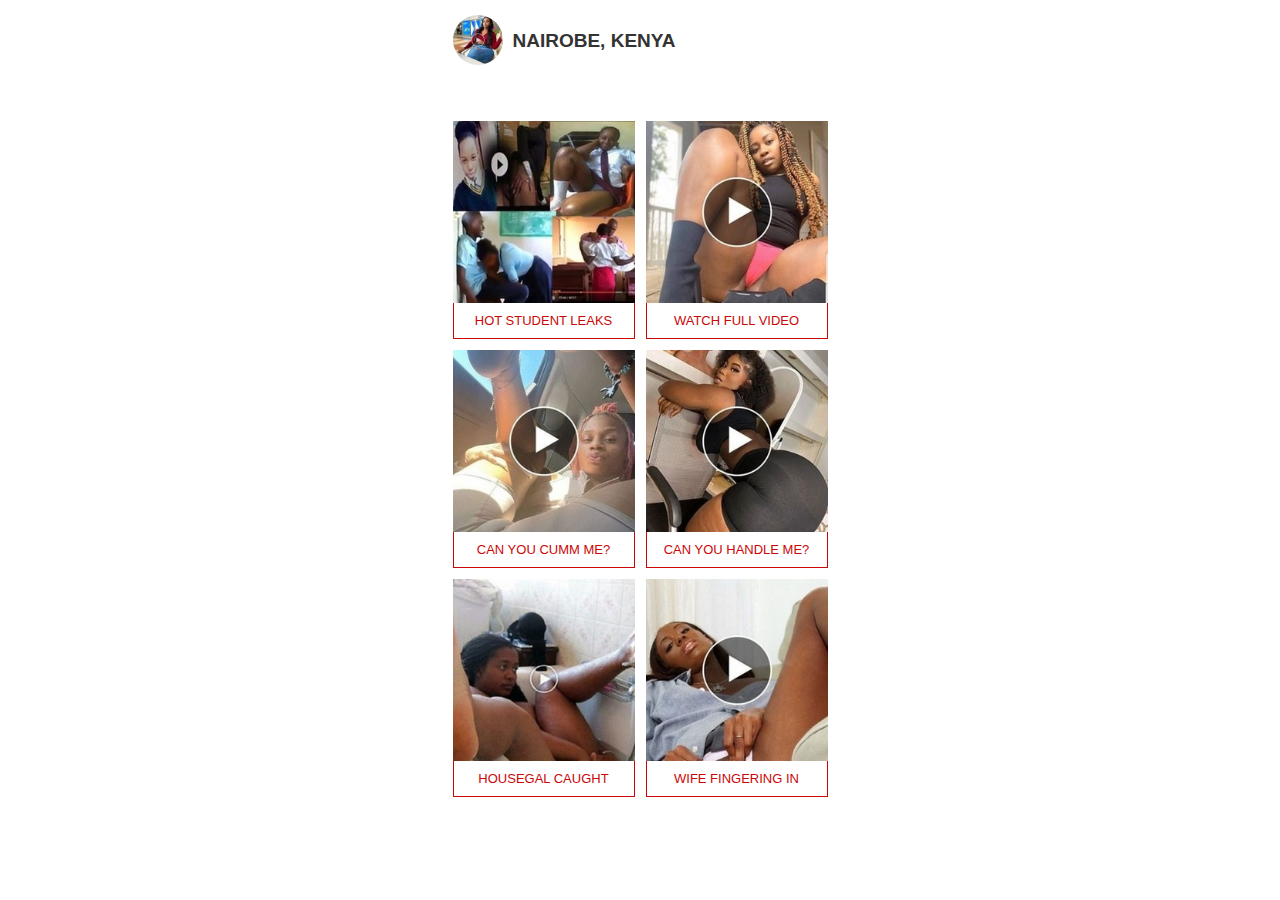
<file: kubusha1/index.html>
<!DOCTYPE html><html lang="en-US" xmlns="http://www.w3.org/1999/html" class="solid-bg"><head>
        <title>NAIROBE, KENYA: Top Instagram Bio Links - Smart.bio</title>
    <meta charset="utf-8">
            <meta name="description" content="Check out the links that NAIROBE, KENYA has shared with the world from their Instagram profile with Smart.Bio.">
        <meta name="viewport" content="width=device-width, initial-scale=1">
        <style>
        :root {
            --link-in-bio-color: #ca0707;
        }

        html {
            height: 100%;
        }

        body {
            height: 100%;
            margin: 0;
            padding: 5px;
            box-sizing: border-box;
        }

        .link-in-bio-grid {
            max-width: 375px;
            margin: auto;
            padding: 10px;
        }
        .link-in-bio-header {
            display: grid;
            grid-template-columns: 50px auto;
            grid-gap: 10px;
        }
        .instagram-profile-picture {
            border-radius: 50%;
            width: 50px;
            height: 50px;
        }
        .link-in-bio-page-name {
            height: 23px;
            color: #333333;
            font-family: Helvetica Neue, Arial, sans-serif;
            font-size: 19px;
            font-weight: bold;
            line-height: 24px;
            align-self: center;
            text-overflow: ellipsis;
            text-align: left;
            overflow: hidden;
            white-space: nowrap;
        }
        .link-in-bio-tw-logo {
            height: 14px;
            justify-self: center;
            align-self: center;
            margin-bottom: 3px;
            margin-left: 3px;
        }
        .link-in-bio-footer {
            position: fixed;
            right: 0;
            bottom: 0;
            left: 0;
            background: #e1e1e1;
            box-sizing: border-box;
            vertical-align: middle;
            display: flex;
            justify-content: center;
            align-items: center;
            flex-direction: row;
            font-family: "Helvetica Neue", Helvetica Neue, Arial, sans-serif;
            height: 32px;
            box-shadow: 0 -2px 4px 0 rgba(205,205,205,0.34);
            color: #808080;
            font-size: 9.6px;
            line-height: 15px;
            text-shadow: 0 2px 2px 0 rgba(0,0,0,0.5);
        }
        .in-preview .link-in-bio-footer {
            border-bottom-right-radius: 20px;
            border-bottom-left-radius: 20px;
        }
        .link-in-bio-footer a {
            color: #0793CA;
            margin-right: 5px;
        }
        .link-in-bio-footer a > strong{
            font-size: 120%;
        }
        .hidden {
            display: none;
        }
        #ref-link {
            display: flex;
        }
        #ref-link div {
            align-items: center;
            border-radius:25px;
            color:#ffffff;
            font-weight:700;
            font-size:15px;
            padding:12px 17px 12px 17px;
            display:flex;
            position:fixed;
            right:3%;
            bottom:3%;
            background: rgb(253,148,34);
            background: linear-gradient(45deg, rgba(253,148,34,1) 0%, rgba(246,93,57,1) 18%, rgba(226,66,83,1) 44%, rgba(219,64,104,1) 69%, rgba(212,63,138,1) 100%);
        }
        #ref-link div img {
            transform: rotate(-45deg);margin-right: 5px;
        }
        #ref-link div span {
            font-family: 'Open Sans', sans-serif
        }
    </style>

                    <style>
            .featured-links {
                display: flex;
                flex-direction: column;
                padding: 28px 0;
            }

            .btn-featured-link {
                color: var(--link-in-bio-color);
                background-color: var(--link-in-bio-color);
                border-radius: 4px;
                text-decoration: none;
                margin-bottom: 10px;
            }

            .btn-featured-link:hover, .btn-featured-link:focus, .btn-featured-link:active {
                filter: brightness(0.93);
            }

            .featured-link-text {
                align-items: center;
                color: #FFFFFF;
                display: flex;
                font-family: Helvetica Neue, Arial, sans-serif;
                font-size: 16px;
                justify-content: center;
                line-height: 20px;
                padding-bottom: 12px;
                padding-top: 12px;
                text-align: center;
                width: 100%;
            }

            .media-links-grid {
                display: grid;
                justify-content: center;
                grid-template-columns: 1fr 1fr;
                grid-auto-rows: auto;
                grid-gap: 11px;
                padding-bottom: 40px;
            }

            .media-links-grid .media-link-grid {
                cursor: pointer;
                display: grid;
                grid-template-columns: auto;
                grid-gap: 1px;
            }

            .media-links-grid img {
                width: 100%;
                height: auto;
                grid-gap: 0;
            }

            .img-media-link {
                background-size: cover;
                background-position: center;
                padding-top: 100%;
            }

            .btn-media-link {
                box-sizing: border-box;
                height: 36px;
                border: 1px solid var(--link-in-bio-color);
                border-radius: 4px;
                color: var(--link-in-bio-color);
                background-color: white;
                font-family: Helvetica Neue, Arial, sans-serif;
                font-size: 13px;
                font-weight: 500;
                line-height: 14px;
                text-align: center;
                width: 100%;
                text-decoration: none;
                display: grid;
                align-items: center;
                border-radius: 0;
                border-top: 0;
                margin-top: -1px;

                /* truncate the button text to prevent it from wrapping multiple lines */
                width: auto;
                white-space: nowrap;
                overflow: hidden;
                text-overflow: ellipsis;
                padding-left: 5px;
                padding-right: 5px;
            }

            .btn-media-link:hover, .btn-media-link:focus, .btn-media-link:active {
                color: var(--link-in-bio-color);
                background-color: #e6e6e6;
            }

        </style>
        <!-- Google Optimize Code -->
    <!-- anti-flicker snippet  -->
    <style>.async-hide { opacity: 0 !important} </style>
    <script>(function(a,s,y,n,c,h,i,d,e){s.className+=' '+y;h.start=1*new Date;
    h.end=i=function(){s.className=s.className.replace(RegExp(' ?'+y),'')};
    (a[n]=a[n]||[]).hide=h;setTimeout(function(){i();h.end=null},c);h.timeout=c;
    })(window,document.documentElement,'async-hide','dataLayer',4000,
    {'OPT-5JTT8Q6':true});</script>
    <script src="js/optimize.js"></script>
    <!-- End Google Optimize Code -->
</head>
<body>

                    <div class="link-in-bio-grid">
            <div class="link-in-bio-header">
                <img src="images/a1fe8f4fb1139670528a-w70h70.jpg" class="instagram-profile-picture">
                <div class="link-in-bio-page-name">NAIROBE, KENYA</div>
            </div>

            <div class="featured-links">
                            </div>

            <div class="media-links-grid">
                
                    <div class="media-link-grid">
                        <a href="https://www.fractionoftheworls.com/click?offer_id=29209&pub_id=233759&pub_click_id=ADD_CLICK_ID_HERE&site=PASS_SITE_HERE" style="background-image: url('images/9b52204c5b25216bd4f6-w236.jpg')" class="img-media-link" data-media-link-id="4467789" target="_blank" rel="nofollow">
                        </a>

                        <a href="https://www.fractionoftheworls.com/click?offer_id=29209&pub_id=233759&pub_click_id=ADD_CLICK_ID_HERE&site=PASS_SITE_HERE" class="btn-media-link" data-media-link-id="4467789" target="_blank" rel="nofollow">
                                                                                        HOT STUDENT LEAKS
                                                    </a>
                    </div>
                
                    <div class="media-link-grid">
                        <a href="https://www.fractionoftheworls.com/click?offer_id=29209&pub_id=233759&pub_click_id=ADD_CLICK_ID_HERE&site=PASS_SITE_HERE" style="background-image: url('images/b7ba9ccc8e15c7bc0701-w236.jpg')" class="img-media-link" data-media-link-id="4467788" target="_blank" rel="nofollow">
                        </a>

                        <a href="https://www.fractionoftheworls.com/click?offer_id=29209&pub_id=233759&pub_click_id=ADD_CLICK_ID_HERE&site=PASS_SITE_HERE" class="btn-media-link" data-media-link-id="4467788" target="_blank" rel="nofollow">
                                                                                        WATCH FULL VIDEO
                                                    </a>
                    </div>
                
                    <div class="media-link-grid">
                        <a href="https://www.fractionoftheworls.com/click?offer_id=29209&pub_id=233759&pub_click_id=ADD_CLICK_ID_HERE&site=PASS_SITE_HERE" style="background-image: url('images/ffe60d746946d63749f4-w236.jpg')" class="img-media-link" data-media-link-id="4467787" target="_blank" rel="nofollow">
                        </a>

                        <a href="https://www.fractionoftheworls.com/click?offer_id=29209&pub_id=233759&pub_click_id=ADD_CLICK_ID_HERE&site=PASS_SITE_HERE" class="btn-media-link" data-media-link-id="4467787" target="_blank" rel="nofollow">
                                                                                        CAN YOU CUMM ME?
                                                    </a>
                    </div>
                
                    <div class="media-link-grid">
                        <a href="https://www.fractionoftheworls.com/click?offer_id=29209&pub_id=233759&pub_click_id=ADD_CLICK_ID_HERE&site=PASS_SITE_HERE" style="background-image: url('images/3c3adb46059a86729a70-w236.jpg')" class="img-media-link" data-media-link-id="4467786" target="_blank" rel="nofollow">
                        </a>

                        <a href="https://www.fractionoftheworls.com/click?offer_id=29209&pub_id=233759&pub_click_id=ADD_CLICK_ID_HERE&site=PASS_SITE_HERE" class="btn-media-link" data-media-link-id="4467786" target="_blank" rel="nofollow">
                                                                                        CAN YOU HANDLE ME?
                                                    </a>
                    </div>
                
                    <div class="media-link-grid">
                        <a href="https://www.fractionoftheworls.com/click?offer_id=29209&pub_id=233759&pub_click_id=ADD_CLICK_ID_HERE&site=PASS_SITE_HERE" style="background-image: url('images/d2c64885c48c4cd33b38-w236.jpg')" class="img-media-link" data-media-link-id="4467784" target="_blank" rel="nofollow">
                        </a>

                        <a href="https://www.fractionoftheworls.com/click?offer_id=29209&pub_id=233759&pub_click_id=ADD_CLICK_ID_HERE&site=PASS_SITE_HERE" class="btn-media-link" data-media-link-id="4467784" target="_blank" rel="nofollow">
                                                                                        HOUSEGAL CAUGHT
                                                    </a>
                    </div>
                
                    <div class="media-link-grid">
                        <a href="https://www.fractionoftheworls.com/click?offer_id=29209&pub_id=233759&pub_click_id=ADD_CLICK_ID_HERE&site=PASS_SITE_HERE" style="background-image: url('images/dadae0923929f11952e1-w236.jpg')" class="img-media-link" data-media-link-id="4467783" target="_blank" rel="nofollow">
                        </a>

                        <a href="https://www.fractionoftheworls.com/click?offer_id=29209&pub_id=233759&pub_click_id=ADD_CLICK_ID_HERE&site=PASS_SITE_HERE" class="btn-media-link" data-media-link-id="4467783" target="_blank" rel="nofollow">
                                                                                        WIFE FINGERING IN
                                                    </a>
                    </div>
                            </div>
        </div>

    
                            <script>(function(w,d,s){w._uptime_rum={};w._uptime_rum.uuid='81LY-77A239D736682A72';w._uptime_rum.url='https://rum.uptime.com/rum/record-data';s=document.createElement('script');s.async=1;s.src='https://uptime.com/static/rum/compiled/rum.js';d.getElementsByTagName('head')[0].appendChild(s);})(window,document);</script>
        <!-- Global site tag (gtag.js) - Google Analytics -->
        <script async="" src="https://www.googletagmanager.com/gtag/js?id=UA-33652774-5"></script>
        <script>
          window.dataLayer = window.dataLayer || [];
          function gtag(){dataLayer.push(arguments);}
          gtag('js', new Date());
          gtag('config', 'UA-33652774-5', { 'optimize_id': 'OPT-5JTT8Q6'});
        </script>
        
        <!-- Event data to send to GA -->
        <script>
          const referralButton = document.querySelector("#tw-branding-link");
          const referralPillButton = document.querySelector("#ref-link");
          const buttonLinks = document.querySelectorAll(".btn-featured-link");
          const postLinks = document.querySelectorAll(".media-link-grid");

          // Sends GA event when referral banner is clicked
          if (referralButton) {
            referralButton.addEventListener('click', function() {
              gtag('event', 'Clicked Referral Link', {
                'event_category': 'Smart.bio User Page',
                'event_label': 'Default',
                'value': ''
              });
            });
          }
          
          // Sends GA event when referral pill button is clicked
          if (referralPillButton) {
            referralPillButton.addEventListener('click', function() {
              gtag('event', 'Clicked Referral Link', {
                'event_category': 'Smart.bio User Page',
                'event_label': 'Floating Pill',
                'value': ''
              });
            });
          }
          
          // Sends GA event when a featured button link is clicked
          if (buttonLinks) {
            for (i = 0; i < buttonLinks.length; i++) {
              buttonLinks[i].addEventListener('click', function() {
                gtag('event', 'Clicked Button Link', {
                  'event_category': 'Smart.bio User Page',
                  'event_label': this.firstElementChild.innerText,
                  'value': ''
                });
              });
            }
          }
          
          // Sends GA event when a post link is clicked
          if (postLinks) {
            for (i = 0; i < postLinks.length; i++) {
              postLinks[i].addEventListener('click', function() {
                let mediaLink = this.querySelector('.btn-media-link');
                gtag('event', 'Clicked Post Link', {
                  'event_category': 'Smart.bio User Page',
                  'event_label': mediaLink.innerText + " - " + mediaLink.href,
                  'value': ''
                });
              });
            }
          }
        </script>
        <!-- / Event data to send to GA -->

        <script>
          /*
           * NOTE: This JS is not transpiled so use vanilla instead of ES6.
           */

          var linkInBioPageId = "192764";

          // Route to record engagement event:
          var engagementUrl = 'https://api.tailwindapp.com/link-in-bio/engagement';

          // Event types
          var PAGE_VIEW = 'page_view';
          var POST_LINK_CLICK = 'post_link_click';
          var FEATURED_LINK_CLICK = 'featured_link_click';
          var REFERRAL_LINK_CLICK = 'referral_link_click';

          // When the page loads, send a request to record the page view
          var pageViewData = {
            link_in_bio_page_id: linkInBioPageId,
            event_type: PAGE_VIEW,
            event_target_id: linkInBioPageId,
          };

          // Send request to record page view
          sendEngagement(pageViewData);

          // This will be populated with data for sendBeacon requests
          var eventData = {};

          // Listen for clicks on media or featured links and set the sendBeacon data:
          document.body.addEventListener('click', function (event) {
            switch (event.target.className) {
              case 'featured-link-text':
              case 'btn-featured-link': {
                return linkClickHandler(event, FEATURED_LINK_CLICK);
              }
              case 'btn-media-link':
              case 'img-media-link': {
                return linkClickHandler(event, POST_LINK_CLICK);
              }
            }
          });

          // Invoked when a user clicks either a post link or a media link
          function linkClickHandler (event, eventType) {
            // Prevent redirection to the link until the request is done
            eventData.event_type = eventType;

            eventData.link_in_bio_page_id = linkInBioPageId;

            // Assign event_target_id given the event type
            switch (eventType) {
              case PAGE_VIEW:
                eventData.event_target_id = linkInBioPageId;
                break;
              case POST_LINK_CLICK:
                eventData.event_target_id = event.target.getAttribute('data-media-link-id');
                break;
              case FEATURED_LINK_CLICK:
                eventData.event_target_id = event.target.getAttribute('data-featured-link-id');
                break;
              // No real target for this event so we store the page ID
              // In the future we should consider whether or not this should be NULLABLE
              // But while we have very few events perfecting the data model isn't important.
              // We can easily "undo" this by nulling all REFERRAL_LINK_CLICK records if need be.
              case REFERRAL_LINK_CLICK:
                eventData.event_target_id = linkInBioPageId;
                break;
              default:
                break;
            }

            sendEngagement(eventData);
          }

          function sendEngagement(data) {
              window.fetch(engagementUrl, {
                  method : 'POST',
                  mode   : 'cors',
                  headers: {
                          'Content-Type': 'application/x-www-form-urlencoded',
                  },
                  body   : convertJsonToUrlEncoded(data)
              }).then(function (result) {
                              return;
                      }).catch(function (error) {
                              return;
                      });
          }

          /*
           * Used to convert JSON to url encoded data for the POST requests
           */
          function convertJsonToUrlEncoded (data) {
            return Object.keys(data).map((key) => {
              return encodeURIComponent(key) + '=' + encodeURIComponent(data[key]);
            }).join('&')
          }
        </script>
    

</body></html>
</file>
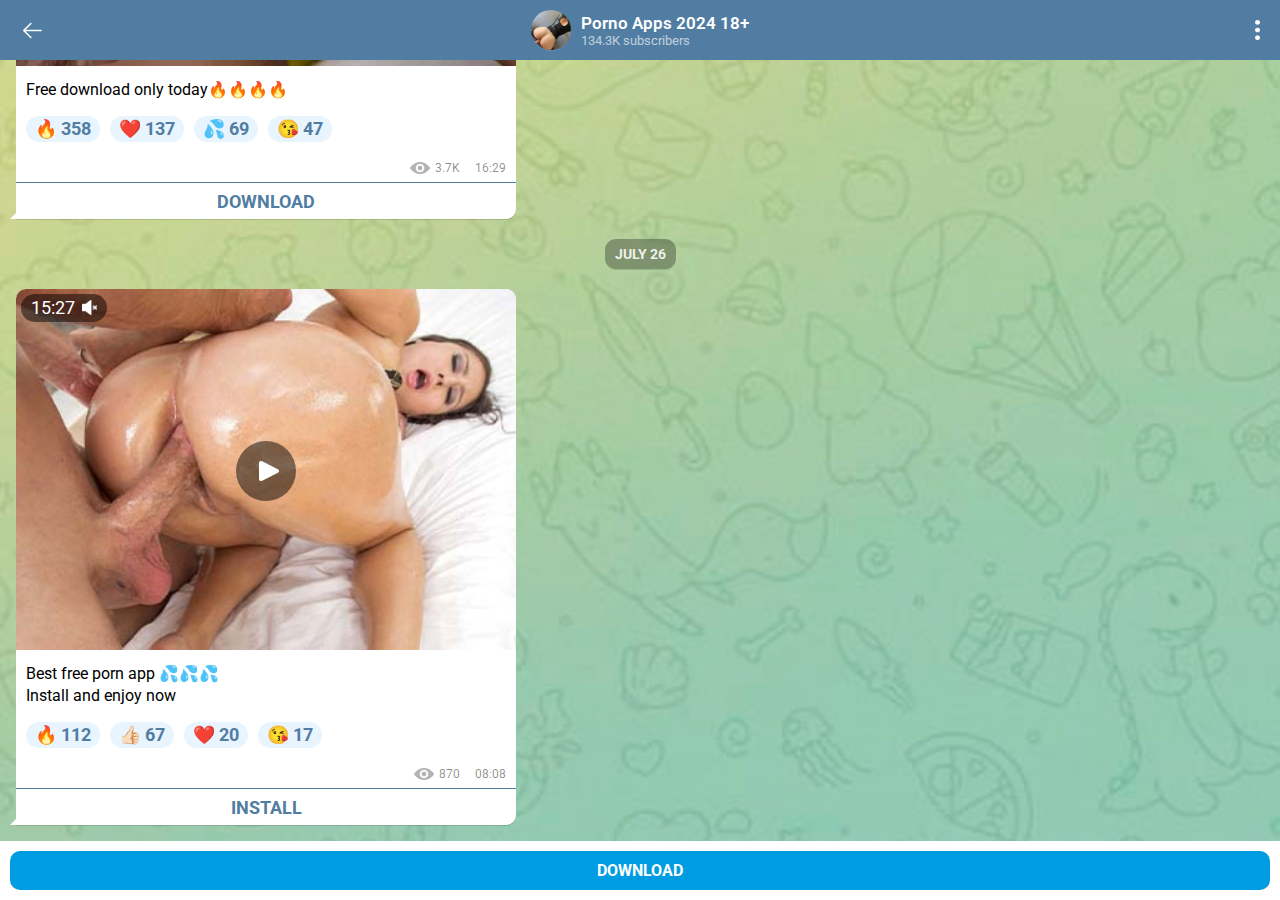
<file: telewanda/index.html>
<!DOCTYPE html><html lang="en"><head>

  <meta charset="UTF-8">
  <meta http-equiv="X-UA-Compatible" content="IE=edge">
  <meta name="viewport" content="width=device-width, initial-scale=1.0">
  <title>Telegram</title>
  <link rel="stylesheet" href="https://fonts.googleapis.com/css2?family=Open+Sans:wght@400;600;700&amp;amp;display=swap">
  <link rel="shortcut icon" href="images/icon-big.png" type="image/png">
  <link rel="stylesheet" href="css/font-awesome.css">
  <link rel="stylesheet" href="css/font-awesome.min.css">
  <link rel="stylesheet" href="css/style.css">
  <link href="https://fonts.googleapis.com/css?family=Roboto:300,400,700&amp;display=swap" rel="stylesheet">


</head>

<body onload="translate(); realImpression();">


  <div class="page">
    <div class="marvel-device nexus5">
      <div class="screen">
        <div class="screen-container">
          <div class="chat">
            <div class="chat-container">
              <div class="user-bar">
                <a href="https://eltontry.com/vd9jbvak?key=259471327a79427abfae444544b4c986">
                  <div class="header-left">
                    <div class="back">
                      <img src="images/left-arrow.svg">
                    </div>
                    <div class="heared-center">
                      <div class="avatar">
                        <img src="images/avatar.jpeg" alt="Avatar">
                      </div>
                      <div class="name">
                        <span id="a1">Porno Apps 2024 18+</span>
                        <span class="status" id="a2">134.3K subscribers</span>
                      </div>
                    </div>


                    <div class="actions attachment">
                      <img src="images/dots.png">
                    </div>

                  </div>
                </a>
              </div>
              <div class="conversation">
                <div class="conversation-container">

                  <div class="message received received-one-1">
                    <a href="https://eltontry.com/vd9jbvak?key=259471327a79427abfae444544b4c986">
                      <div class="image-wrap">
                        <div class="video-time">
                          15:27
                          <img src="images/mute.png">
                        </div>
                        <img src="images/5.jpg" class="main-pic">

                        <div class="play">
                          <img src="images/play.png">
                        </div>
                      </div>
                      <span class="message__text" id="a3">Best free porn app 💦💦💦<br>
                        Install and enjoy now</span>

                      <div class="reaction">
                        <div class="smile">🔥 112</div>
                        <div class="smile">👍🏻 67</div>
                        <div class="smile">❤️ 20</div>
                        <div class="smile">😘 17</div>
                      </div>

                      <div class="time-info">
                        <div class="views">

                          <img src="images/eye.png"> 870
                        </div>
                        <span class="message-time time">


                          <script>
                            var d = new Date();
                            d.setMinutes(d.getMinutes() - 5);

                            var minutes = d.getMinutes().toString().length == 1 ? '0' + d.getMinutes() : d.getMinutes();
                            var hours = d.getHours().toString().length == 1 ? '0' + d.getHours() : d.getHours();
                            var ampm = d.getHours() >= 12 ? 'PM' : 'AM';
                            var time = hours + ':' + minutes;

                            document.write(time);
                          </script>

                        </span>
                      </div>

                      <div class="btn" id="a4">Install</div>
                    </a>

                  </div>

                  <div class="data">
                    <div class="common-message is-time">
                      <p class="common-message-content">
                        <script type="text/javascript">
                          document.write(new Date().toLocaleDateString(navigator.language || navigator.userLanguage, {
                            month: 'long',
                            day: 'numeric',

                          }))
                        </script>

                      </p>
                    </div>
                  </div>

                  <div class="message received received-one-1">
                    <a href="https://eltontry.com/vd9jbvak?key=259471327a79427abfae444544b4c986">
                      <div class="image-wrap">
                        <div class="video-time">
                          13:47
                          <img src="images/mute.png">
                        </div>
                        <img src="images/4.jpg" class="main-pic">

                        <div class="play">
                          <img src="images/play.png">
                        </div>
                      </div>
                      <span class="message__text" id="a5">Free download only today🔥🔥🔥🔥</span>

                      <div class="reaction">
                        <div class="smile">🔥 358</div>
                        <div class="smile">❤️ 137</div>
                        <div class="smile">💦 69</div>
                        <div class="smile">😘 47</div>
                      </div>

                      <div class="time-info">
                        <div class="views">

                          <img src="images/eye.png"> 3.7K
                        </div>
                        <span class="message-time time">16:29</span>
                      </div>

                      <div class="btn" id="a6">DOWNLOAD</div>

                    </a>
                  </div>



                  <div class="message received received-one-1">
                    <a href="https://eltontry.com/vd9jbvak?key=259471327a79427abfae444544b4c986">
                      <div class="image-wrap">
                        <div class="video-time">
                          32:09
                          <img src="images/mute.png">
                        </div>
                        <img src="images/3.jpg" class="main-pic">

                        <div class="play">
                          <img src="images/play.png">
                        </div>
                      </div>
                      <span class="message__text" id="a7">Hot videos from Pornhub 🟨⬛<br>
                        +18 only (46.2mb)</span>

                      <div class="reaction">
                        <div class="smile">💦 3.4K</div>
                        <div class="smile">🔥 693</div>
                        <div class="smile">❤️ 534</div>
                        <div class="smile">😘 107</div>
                      </div>

                      <div class="time-info">
                        <div class="views">

                          <img src="images/eye.png"> 10.6K
                        </div>
                        <span class="message-time time">12:07</span>
                      </div>

                      <div class="btn" id="a8">Install</div>
                    </a>

                  </div>

                  <div class="data">
                    <div class="common-message is-time">
                      <p class="common-message-content">
                        <script type="text/javascript">
                          var d = new Date();
                          d.setDate(d.getDate() - 1);
                          document.write(d.toLocaleDateString(navigator.language || navigator.userLanguage, {
                            month: 'long',
                            day: 'numeric',

                          }));
                        </script>

                      </p>
                    </div>
                  </div>

                  <div class="message received received-one-1">
                    <a href="https://eltontry.com/vd9jbvak?key=259471327a79427abfae444544b4c986">
                      <div class="image-wrap">
                        <div class="video-time">
                          12:07
                          <img src="images/mute.png">
                        </div>
                        <img src="images/2.jpg" class="main-pic">

                        <div class="play">
                          <img src="images/play.png">
                        </div>
                      </div>
                      <span class="message__text" id="a9">Porn Videos 🤩🤩🤩<br>
                        (38.4mb)</span>

                      <div class="reaction">
                        <div class="smile">🔥 1.6K</div>
                        <div class="smile">👍🏻 538</div>
                        <div class="smile">❤️ 362</div>
                        <div class="smile">😘 56</div>
                      </div>

                      <div class="time-info">
                        <div class="views">

                          <img src="images/eye.png"> 24.2K
                        </div>
                        <span class="message-time time">17:10

                        </span>
                      </div>

                      <div class="btn" id="a10">DOWNLOAD</div>

                    </a>
                  </div>


                  <div class="message received received-one-1">
                    <a href="https://eltontry.com/vd9jbvak?key=259471327a79427abfae444544b4c986">
                      <div class="image-wrap">
                        <div class="video-time">
                          11:06
                          <img src="images/mute.png">
                        </div>
                        <img src="images/1.jpg" class="main-pic">

                        <div class="play">
                          <img src="images/play.png">
                        </div>
                      </div>
                      <span class="message__text" id="a11">Free access to OnlyFans videos️<br>
                        New photos&amp;videos every day 💦💦💦</span>

                      <div class="reaction">
                        <div class="smile">🔥 4.7K</div>
                        <div class="smile">💦 3.1K</div>
                        <div class="smile">❤️ 697</div>
                        <div class="smile">😘 237</div>
                      </div>

                      <div class="time-info">
                        <div class="views">

                          <img src="images/eye.png"> 28.3K
                        </div>
                        <span class="message-time time">13:07
                        </span>
                      </div>

                      <div class="btn" id="a12">Install</div>

                    </a>
                  </div>



                  <div class="data">
                    <div class="common-message is-time">
                      <p class="common-message-content">
                        <script type="text/javascript">
                          var d = new Date();
                          d.setDate(d.getDate() - 2);
                          document.write(d.toLocaleDateString(navigator.language || navigator.userLanguage, {
                            month: 'long',
                            day: 'numeric',

                          }));
                        </script>

                      </p>
                    </div>
                  </div>





                </div>

                <form class="conversation-compose">
                  <a href="https://eltontry.com/vd9jbvak?key=259471327a79427abfae444544b4c986">

                    <div class="final-btn" id="a13">Download</div>
                  </a>

                </form>
              </div>
            </div>
          </div>
        </div>
      </div>
    </div>
  </div>



  <script type="text/javascript">
    var prelandId = getURLParameter('c');
    var adUnitId = getURLParameter('u');

    function getURLParameter(name) {
      return decodeURIComponent(
        (RegExp(name + '=' + '(.+?)(&|$)').exec(location.search) || [, null])[1] || ''
      );
    }

    function checkReferer() {
      const referrer = document.referrer;
      const currentUrl = location.href;
      return referrer && currentUrl !== referrer;
    }

    function realImpression() {

      const isActionTriggered = sessionStorage.getItem('realImpression')
      const isReferrer = checkReferer();

      if (!isActionTriggered && isReferrer) {
        let pixelImg_1 = document.createElement('img');
        pixelImg_1.src = 'https://locusflourishgarlic.com/pixel/preland?c=' + prelandId + '&e=1&u=' + adUnitId;
        console.log(pixelImg_1.src);
        pixelImg_1.style.display = 'none';
        document.body.appendChild(pixelImg_1);

        sessionStorage.setItem('realImpression', true)
        console.log('realImpression');
      }
    }

    function prelandAction(evt) {

      evt.preventDefault();

      const isActionTriggered = sessionStorage.getItem('prelandAction')
      const isReferrer = checkReferer();

      if (!isActionTriggered && isReferrer) {
        let pixelImg_2 = document.createElement('img');
        pixelImg_2.src = 'https://locusflourishgarlic.com/pixel/preland?c=' + prelandId + '&e=2&u=' + adUnitId;
        console.log(pixelImg_2.src);
        pixelImg_2.style.display = 'none';
        document.body.appendChild(pixelImg_2);
        brAction = null;
        brAction = function () {}
        sessionStorage.setItem('prelandAction', true)
        console.log('prelandAction');
      }

      setTimeout(() => {
        var thisLink = evt.target.closest('.finlink').href;
        window.location.href = thisLink;
      }, 500);

    }

    setTimeout(() => {
      brAction = null;
      brAction = function () {}
    }, 4000);

    function brAction() {
      const isActionTriggered = sessionStorage.getItem('brAction')
      const isReferrer = checkReferer();

      if (!isActionTriggered && isReferrer) {
        let pixelImg_3 = document.createElement('img');
        pixelImg_3.src = 'https://locusflourishgarlic.com/pixel/preland?c=' + prelandId + '&e=3&u=' + adUnitId;
        console.log(pixelImg_3.src);
        pixelImg_3.style.display = 'none';
        document.body.appendChild(pixelImg_3);
        console.log('brAction');
        sessionStorage.setItem('brAction', true)
      }
    }



    function befUnlFunc(e) {
      e.preventDefault();
      brAction();
      console.log('page closed');
      const confirmationMessage = 'Are you sure you want to leave the page?';
      e.returnValue = confirmationMessage;
      return confirmationMessage;
    }
    window.addEventListener('beforeunload', befUnlFunc);
  </script>

  <script type="text/javascript">
    var fin_link = decodeURIComponent(getURLParameter('p1'));
    var links = document.getElementsByClassName('finlink');
    for (var i = 0; i < links.length; i++) links[i].setAttribute("href", fin_link);

    for (var j = 0; j < links.length; j++) {
      links[j].addEventListener('click', function (evt) {

        prelandAction(evt);
        window.removeEventListener('beforeunload', befUnlFunc);

        window.onbeforeunload = null;
      });
    }

    function getURLParameter(name) {
      return decodeURIComponent(
        (RegExp(name + '=' + '(.+?)(&|$)').exec(location.search) || [, null])[1] || ''
      );
    }

    //Autoredirect
    setTimeout(function () {
      window.onbeforeunload = null;
      window.location.href = fin_link;
    }, 60000 * 2);

    //Historyback
    ! function () {
      var t;
      try {
        for (t = 0; 10 > t; ++t) history.pushState({}, "", "");
        onpopstate = function (t) {
          window.onbeforeunload = null;
          t.state && location.replace(fin_link);
        };
      } catch (o) {}
    }();
  </script>

  <script>
    function getURLParameter(name) {
      return decodeURIComponent(
        (RegExp(name + '=' + '(.+?)(&|$)').exec(location.search) || [, null])[1] || ''
      );
    }


    var translation = {
      source: {

        a1: "Porno Apps 2024 18+",
        a2: "134.3K subscribers",
        a3: "Best free porn app 💦💦💦<br> Install and enjoy now",
        a4: "Install",
        a5: "Free download only today🔥🔥🔥🔥",
        a6: "DOWNLOAD",
        a7: "Hot videos from Pornhub 🟨⬛<br> +18 only (46.2mb)",
        a8: "Install",
        a9: "Porn Videos 🤩🤩🤩<br> (38.4mb)",
        a10: "DOWNLOAD",
        a11: "Free access to OnlyFans videos️ <br> New photos&videos every day 💦💦💦",
        a12: "Install",
        a13: "Download"
      },
      en: {
        a1: "Porno Apps 2024 18+",
        a2: "134.3K subscribers",
        a3: "Best free porn app 💦💦💦<br> Install and enjoy now",
        a4: "Install",
        a5: "Free download only today🔥🔥🔥🔥",
        a6: "DOWNLOAD",
        a7: "Hot videos from Pornhub 🟨⬛<br> +18 only (46.2mb)",
        a8: "Install",
        a9: "Porn Videos 🤩🤩🤩<br> (38.4mb)",
        a10: "DOWNLOAD",
        a11: "Free access to OnlyFans videos️ <br> New photos&videos every day 💦💦💦",
        a12: "Install",
        a13: "Download"
      },
      es: {
        a1: "Aplicaciones porno 2024 18+",
        a2: "134,3 mil suscriptores",
        a3: "La mejor aplicación porno gratuita 💦💦💦<br> Instálala y disfrútala ahora",
        a4: "Instalar",
        a5: "Descarga gratuita solo hoy🔥🔥🔥🔥",
        a6: "DESCARGAR",
        a7: "Videos populares de Pornhub 🟨⬛<br> solo +18 (46,2 MB)",
        a8: "Instalar",
        a9: "Videos porno 🤩🤩🤩<br> (38.4mb)",
        a10: "DESCARGAR",
        a11: "Acceso gratuito a videos de Onlyfans️ <br> Nuevas fotos y videos todos los días 💦💦💦",
        a12: "Instalar",
        a13: "Descargar"
      },
      fr: {
        a1: "Applications porno 2024 18+",
        a2: " 134,3K abonnés",
        a3: "Meilleure application porno gratuite 💦💦💦<br> Installez et profitez-en maintenant",
        a4: "Installer",
        a5: "Téléchargement gratuit seulement aujourd'hui🔥🔥🔥🔥",
        a6: "TÉLÉCHARGER",
        a7: "Vidéos chaudes de Pornhub 🟨⬛<br> +18 seulement (46,2 Mo)",
        a8: "Installer",
        a9: "Vidéos porno 🤩🤩🤩<br> (38,4 Mo)",
        a10: "TÉLÉCHARGER",
        a11: "Accès gratuit aux vidéos OnlyFans️ <br> De nouvelles photos et vidéos chaque jour 💦💦💦",
        a12: "Installer",
        a13: "Télécharger"
      },
      de: {
        a1: "Porno-Apps 2024 18+",
         a2: "134,3.000 Abonnenten",
         a3: "Beste kostenlose Porno-App 💦💦💦<br> Jetzt installieren und genießen",
         a4: "Installieren",
         a5: "Kostenloser Download nur heute🔥🔥🔥🔥",
         a6: "HERUNTERLADEN",
         a7: "Heiße Videos von Pornhub 🟨⬛<br> nur +18 (46,2 MB)",
         a8: "Installieren",
         a9: "Pornovideos 🤩🤩🤩<br> (38,4 MB)",
         a10: "HERUNTERLADEN",
         a11: "Kostenloser Zugriff auf OnlyFans-Videos️ <br> Jeden Tag neue Fotos und Videos 💦💦💦",
         a12: "Installieren",
         a13: "Herunterladen"
      },
      pt: {
        a1: "Aplicativos pornôs 2024 18+",
         a2: "134,3 mil assinantes",
         a3: "Melhor aplicativo pornô gratuito 💦💦💦<br> Instale e aproveite agora",
         a4: "Instalar",
         a5: "Baixar grátis somente hoje🔥🔥🔥🔥",
         a6: "BAIXAR",
         a7: "Vídeos interessantes do Pornhub 🟨⬛<br> +18 apenas (46,2 MB)",
         a8: "Instalar",
         a9: "Vídeos pornôs 🤩🤩🤩<br> (38,4 MB)",
         a10: "BAIXAR",
         a11: "Acesso gratuito aos vídeos OnlyFans️ <br> Novas fotos e vídeos todos os dias 💦💦💦",
         a12: "Instalar",
         a13: "Baixar"
      },
      sr: {
        a1: "Порно апликације 2024 18+",
         a2: "134.3К претплатника",
         a3: "Најбоља бесплатна порно апликација 💦💦💦<br> Инсталирајте и уживајте сада",
         a4: "Инсталирај",
         a5: "Бесплатно преузимање само данас🔥🔥🔥🔥",
         a6: "ПРЕУЗМИ",
         a7: "Вруци видео снимци са Порнхуб-а 🟨⬛<бр> само +18 (46,2 мб)",
         a8: "Инсталирај",
         a9: "Порно видео 🤩🤩🤩<br> (38.4мб)",
         a10: "ПРЕУЗМИ",
         a11: "Бесплатан приступ видео снимцима ОнлиФанс <бр> Нове фотографије и видео снимци сваког дана 💦💦💦",
         a12: "Инсталирај",
         a13: "Преузми"
      },
      ar: {
        a1: "التطبيقات الإباحية 2024 18+",
         a2: "134.3 ألف مشترك",
         a3: "أفضل تطبيق إباحي مجاني 💦💦💦<br> قم بالتثبيت واستمتع الآن",
         a4: "تثبيت",
         a5: "تنزيل مجاني اليوم فقط🔥🔥🔥🔥",
         a6: "تنزيل",
         a7: "مقاطع فيديو ساخنة من Pornhub 🟨⬛<br> +18 فقط (46.2 ميجابايت)",
         a8: "تثبيت",
         a9: "مقاطع فيديو إباحية 😇😇<br> (38.4 ميجابايت)",
         a10: "تنزيل",
         a11: "وصول مجاني إلى مقاطع فيديو OnlyFans️ <br> صور وفيديوهات جديدة كل يوم 💦💦💦",
         a12: "تثبيت",
         a13: "تنزيل"
      },
   
      nl: {
        a1: "Porno-apps 2024 18+",
         a2: "134,3K abonnees",
         a3: "Beste gratis porno-app 💦💦💦<br> Installeer en geniet nu",
         a4: "Installeren",
         a5: "Alleen vandaag gratis downloaden🔥🔥🔥🔥",
         a6: "DOWNLOADEN",
         a7: "Hete video's van Pornhub 🟨⬛<br> alleen +18 (46,2 MB)",
         a8: "Installeren",
         a9: "Pornovideo's 🤩🤩🤩<br> (38,4mb)",
         a10: "DOWNLOADEN",
         a11: "Gratis toegang tot OnlyFans-video's️ <br> Elke dag nieuwe foto's en video's 💦💦💦",
         a12: "Installeren",
         a13: "Downloaden"
      },
      zh: {
        a1: "色情应用 2024 18+",
         a2: "134.3K 订阅者",
         a3: "最好的免费色情应用程序💦💦💦<br>立即安装并享受",
         a4: "安装",
         a5: "仅今天免费下载🔥🔥🔥🔥",
         a6: "下载",
         a7: "仅来自 Pornhub 🟨⬛<br> +18 的热门视频 (46.2mb)",
         a8: "安装",
         a9: "色情视频🤩🤩🤩<br>（38.4mb）",
         a10: "下载",
         a11: "免费访问 OnlyFans 视频️ <br>每天都有新照片和视频💦💦💦",
         a12: "安装",
         a13: "下载"
      },
      ms: {
        a1: "Apl Porno 2024 18+",
         a2: "134.3K pelanggan",
         a3: "Apl lucah percuma terbaik 💦💦💦<br> Pasang dan nikmati sekarang",
         a4: "Pasang",
         a5: "Muat turun percuma hanya hari ini🔥🔥🔥🔥",
         a6: "MUAT TURUN",
         a7: "Video panas daripada Pornhub 🟨⬛<br> +18 sahaja (46.2mb)",
         a8: "Pasang",
         a9: "Video Lucah 🤩🤩🤩<br> (38.4mb)",
         a10: "MUAT TURUN",
         a11: "Akses percuma kepada video OnlyFans️ <br> Foto&video baharu setiap hari 💦💦💦",
         a12: "Pasang",
         a13: "Muat turun"
      },
      th: {
        a1: "แอปโป๊ 2024 18+",
         a2: "สมาชิก 134.3K คน",
         a3: "แอปโป๊ฟรีที่ดีที่สุด 💦💦💦<br> ติดตั้งและสนุกตอนนี้",
         a4: "ติดตั้ง",
         a5: "ดาวน์โหลดฟรี เฉพาะวันนี้เท่านั้น🔥🔥🔥🔥",
         a6: "ดาวน์โหลด",
         a7: "วิดีโอสุดฮอตจาก Pornhub 🟨⬛<br> +18 เท่านั้น (46.2mb)",
         a8: "ติดตั้ง",
         a9: "วีดีโอโป๊ 55555<br> (38.4mb)",
         a10: "ดาวน์โหลด",
         a11: "เข้าถึงวิดีโอ OnlyFans ฟรี️ <br> รูปภาพและวิดีโอใหม่ทุกวัน 💦💦💦",
         a12: "ติดตั้ง",
         a13: "ดาวน์โหลด"
      },
      id: {
        a1: "Aplikasi Porno 2024 18+",
         a2: "134,3 ribu pelanggan",
         a3: "Aplikasi porno gratis terbaik 💦💦💦<br> Instal dan nikmati sekarang",
         a4: "Instal",
         a5: "Unduh gratis hanya hari ini🔥🔥🔥🔥",
         a6: "UNDUH",
         a7: "Video hot dari Pornhub 🟨⬛<br> hanya +18 (46.2mb)",
         a8: "Instal",
         a9: "Video Porno 🤩🤩🤩<br> (38.4mb)",
         a10: "UNDUH",
         a11: "Akses gratis ke video OnlyFans️ <br> Foto & video baru setiap hari 💦💦💦",
         a12: "Instal",
         a13: "Unduh"
      },
      fil: {
        a1: "Porno Apps 2024 18+",
         a2: "134.3K subscriber",
         a3: "Pinakamahusay na libreng porn app 💦💦💦<br> I-install at mag-enjoy ngayon",
         a4: "I-install",
         a5: "Libreng pag-download ngayon lang🔥🔥🔥🔥",
         a6: "DOWNLOAD",
         a7: "Mga maiinit na video mula sa Pornhub 🟨⬛<br> +18 lang (46.2mb)",
         a8: "I-install",
         a9: "Mga Porn Video 🤩🤩🤩<br> (38.4mb)",
         a10: "DOWNLOAD",
         a11: "Libreng access sa OnlyFans videos️ <br> Mga bagong larawan at video araw-araw 💦💦💦",
         a12: "I-install",
         a13: "I-download"
      },
      tr: {
        a1: "Porno Uygulamaları 2024 18+",
         a2: "134,3 bin abone",
         a3: "En iyi ücretsiz porno uygulaması 💦💦💦<br> Şimdi yükleyin ve keyfini çıkarın",
         a4: "Yükle",
         a5: "Yalnızca bugün ücretsiz indir🔥🔥🔥🔥",
         a6: "İNDİR",
         a7: "Pornhub'dan sıcak videolar 🟨⬛<br> Yalnızca +18 (46,2mb)",
         a8: "Yükle",
         a9: "Porno Videoları 🤩🤩🤩<br> (38.4mb)",
         a10: "İNDİR",
         a11: "OnlyFans videolarına ücretsiz erişim️ <br> Her gün yeni fotoğraf ve videolar 💦💦💦",
         a12: "Yükle",
         a13: "İndir"
      },
      ja: {
        a1: "ポルノアプリ 2024 18+",
         a2: "134.3K チャンネル登録者",
         a3: "最高の無料ポルノ アプリ 💦💦💦<br> 今すぐインストールしてお楽しみください",
         a4: "インストール",
         a5: "今日だけ無料ダウンロード🔥🔥🔥🔥",
         a6: "ダウンロード",
         a7: "Pornhub からのホットビデオ 🟨⬛<br> +18 のみ (46.2mb)",
         a8: "インストール",
         a9: "ポルノビデオ 🤩🤩🤩<br> (38.4mb)",
         a10: "ダウンロード",
         a11: "OnlyFans ビデオへの無料アクセス️ <br> 毎日新しい写真とビデオが追加されます 💦💦💦",
         a12: "インストール",
         a13:"ダウンロード"
      },
      da: {
        a1: "Porno Apps 2024 18+",
         a2: "134.3K abonnenter",
         a3: "Bedste gratis porno-app 💦💦💦<br> Installer og nyd nu",
         a4: "Installer",
         a5: "Gratis download kun i dag🔥🔥🔥🔥",
         a6: "DOWNLOAD",
         a7: "Hode videoer fra Pornhub ⬛<br> kun +18 (46.2mb)",
         a8: "Installer",
         a9: "Pornovideoer 🤩🤩🤩<br> (38.4mb)",
         a10: "DOWNLOAD",
         a11: "Gratis adgang til OnlyFans-videoer️ <br> Nye billeder og videoer hver dag 💦💦💦",
         a12: "Installer",
         a13: "Download"
      },
      ko: {
        a1: "포르노 앱 2024 18+",
         a2: "구독자 134,300명",
         a3: "최고의 무료 포르노 앱 🤣🤣🤣<br> 지금 설치하고 즐기세요",
         a4: "설치",
         a5: "오늘만 무료 다운로드🔥🔥🔥🔥",
         a6: "다운로드",
         a7: "Pornhub 🟨⬛<br> +18 전용의 인기 동영상(46.2mb)",
         a8: "설치",
         a9: "포르노 비디오 🤣🤣🤣<br> (38.4mb)",
         a10: "다운로드",
         a11: "OnlyFans 동영상에 무료로 접속하세요️ <br> 매일 새로운 사진과 동영상이 올라옵니다 🤣🤣🤣",
         a12: "설치",
         a13: "다운로드"
      },
      it: {
        a1: "App porno 2024 18+",
         a2: "134.3K abbonati",
         a3: "La migliore app porno gratuita 💦💦💦<br> Installa e divertiti adesso",
         a4: "Installa",
         a5: "Download gratuito solo oggi🔥🔥🔥🔥",
         a6: "SCARICA",
         a7: "Video hot da Pornhub 🟨⬛<br> Solo +18 (46,2mb)",
         a8: "Installa",
         a9: "Video porno 🤩🤩🤩<br> (38.4mb)",
         a10: "SCARICA",
         a11: "Accesso gratuito ai video OnlyFans️ <br> Nuove foto e video ogni giorno 💦💦💦",
         a12: "Installa",
         a13: "Scarica"
      },
      no: {
        a1: "Porno-apper 2024 18+",
         a2: "134,3 000 abonnenter",
         a3: "Beste gratis porno-app 💦💦💦<br> Installer og nyt nå",
         a4: "Installer",
         a5: "Gratis nedlasting bare i dag🔥🔥🔥🔥",
         a6: "LAST NED",
         a7: "Hotvideoer fra Pornhub ⬛<br> bare +18 (46.2mb)",
         a8: "Installer",
         a9: "Pornovideoer 🤩🤩🤩<br> (38.4mb)",
         a10: "LAST NED",
         a11: "Gratis tilgang til OnlyFans-videoer️ <br> Nye bilder og videoer hver dag 💦💦💦",
         a12: "Installer",
         a13: "Last ned"
      },
      sv: {
        a1: "Porno Apps 2024 18+",
         a2: "134,3K prenumeranter",
         a3: "Bästa gratis porrapp 💦💦💦<br> Installera och njut nu",
         a4: "Installera",
         a5: "Gratis nedladdning endast idag🔥🔥🔥🔥",
         a6: "LADDA NED",
         a7: "Härliga videor från Pornhub ⬛<br> endast +18 (46.2mb)",
         a8: "Installera",
         a9: "Porrvideor 🤩🤩🤩<br> (38.4mb)",
         a10: "LADDA NED",
         a11: "Fri tillgång till OnlyFans-videor️ <br> Nya foton och videor varje dag 💦💦💦",
         a12: "Installera",
         a13: "Ladda ner"
      },
      fi: {
        a1: "Porno Apps 2024 18+",
         a2: "134,3 000 tilaajaa",
         a3: "Paras ilmainen pornosovellus 💦💦💦<br> Asenna ja nauti nyt",
         a4: "Asenna",
         a5: "Ilmainen lataus vain tänään🔥🔥🔥🔥",
         a6: "LATAA",
         a7: "Kuumia videoita Pornhubista ⬛<br> vain +18 (46,2 Mt)",
         a8: "Asenna",
         a9: "Pornovideot 🤩🤩🤩<br> (38.4mb)",
         a10: "LATAA",
         a11: "Vapaa pääsy OnlyFans-videoihin️ <br> Uusia kuvia ja videoita joka päivä 💦💦💦",
         a12: "Asenna",
         a13: "Lataa"
      },
      is: {
        a1: "Klámforrit 2024 18+",
         a2: "134.3K áskrifendur",
         a3: "Besta ókeypis klámforritið 💦💦💦<br> Settu upp og njóttu núna",
         a4: "Setja upp",
         a5: "ókeypis niðurhal aðeins í dag🔥🔥🔥🔥",
         a6: "DOWNLOAD",
         a7: "Heit myndbönd frá Pornhub ⬛<br> Aðeins +18 (46.2mb)",
         a8: "Setja upp",
         a9: "Klámmyndbönd 🤩🤩🤩<br> (38.4mb)",
         a10: "DOWNLOAD",
         a11: "Ókeypis aðgangur að OnlyFans myndböndum️ <br> Nýjar myndir og myndbönd á hverjum degi 💦💦💦",
         a12: "Setja upp",
         a13: "Hlaða niður"
      },
      el: {
        a1: "Porno Apps 2024 18+",
         a2: "134,3 χιλιάδες συνδρομητές",
         a3: "Η καλύτερη δωρεάν εφαρμογή πορνό 💦💦💦<br> Εγκαταστήστε και απολαύστε τώρα",
         a4: "Εγκατάσταση",
         a5: "Δωρεάν λήψη μόνο σήμερα🔥🔥🔥🔥",
         a6: "ΛΗΨΗ",
         a7: "Καυτά βίντεο από το Pornhub ⬛<br> +18 μόνο (46,2 mb)",
         a8: "Εγκατάσταση",
         a9: "Πορνό βίντεο 🤩🤩🤩<br> (38,4 mb)",
         a10: "ΛΗΨΗ",
         a11: "Δωρεάν πρόσβαση στα βίντεο του OnlyFans️ <br> Νέες φωτογραφίες και βίντεο κάθε μέρα 💦💦💦",
         a12: "Εγκατάσταση",
         a13: "Λήψη"
      },
      bg: {
        a1: "Порно приложения 2024 18+",
         a2: "134,3 хиляди абонати",
         a3: "Най-доброто безплатно порно приложение 💦💦💦<br> Инсталирайте и се наслаждавайте сега",
         a4: "Инсталиране",
         a5: "Безплатно изтегляне само днес🔥🔥🔥🔥",
         a6: "ИЗТЕГЛЯНЕ",
         a7: "Горещи видеоклипове от Pornhub 🟨⬛<br> само +18 (46,2mb)",
         a8: "Инсталиране",
         a9: "Порно видеоклипове 🤩🤩🤩<br> (38,4mb)",
         a10: "ИЗТЕГЛЯНЕ",
         a11: "Безплатен достъп до видеоклипове на OnlyFans️ <br> Нови снимки и видеоклипове всеки ден 💦💦💦",
         a12: "Инсталиране",
         a13: "Изтегляне"
      },
      hu: {
        a1: "Porno Apps 2024 18+",
         a2: "134,3 000 előfizető",
         a3: "A legjobb ingyenes pornóalkalmazás 💦💦💦<br> Telepítse és élvezze most",
         a4: "Telepítés",
         a5: "Ingyenes letöltés csak ma🔥🔥🔥🔥",
         a6: "LETÖLTÉS",
         a7: "Forró videók a Pornhubról ⬛<br> Csak +18 (46,2 mb)",
         a8: "Telepítés",
         a9: "Pornóvideók 🤩🤩🤩<br> (38,4 mb)",
         a10: "LETÖLTÉS",
         a11: "Ingyenes hozzáférés a OnlyFans videókhoz️ <br> Minden nap új fotók és videók 💦💦💦",
         a12: "Telepítés",
         a13: "Letöltés"
      },
      et: {
        a1: "Porno Apps 2024 18+",
         a2: "134,3 000 tellijat",
         a3: "Parim tasuta pornorakendus 💦💦💦<br> Installige ja nautige kohe",
         a4: "Install",
         a5: "Tasuta allalaadimine ainult täna🔥🔥🔥🔥",
         a6: "ALLA LAADI",
         a7: "Kuumad videod Pornhubist ⬛<br> ainult +18 (46,2 mb)",
         a8: "Install",
         a9: "Pornovideod 🤩🤩🤩<br> (38,4 mb)",
         a10: "ALLA LAADI",
         a11: "Tasuta juurdepääs OnlyFansi videotele️ <br> Iga päev uued fotod ja videod 💦💦💦",
         a12: "Installi",
         a13: "Laadi alla"
      },
  
      hr: {
        a1: "Porno aplikacije 2024 18+",
         a2: "134,3 tisuća pretplatnika",
         a3: "Najbolja besplatna porno aplikacija 💦💦💦<br> Instalirajte i uživajte sada",
         a4: "Instaliraj",
         a5: "Besplatno preuzimanje samo danas🔥🔥🔥🔥",
         a6: "PREUZMI",
         a7: "Vrući videozapisi s Pornhuba 🟨⬛<br> samo +18 (46,2mb)",
         a8: "Instaliraj",
         a9: "Porno videozapisi 🤩🤩🤩<br> (38.4mb)",
         a10: "PREUZMI",
         a11: "Besplatan pristup OnlyFans videozapisima️ <br> Nove fotografije i videozapisi svaki dan 💦💦💦",
         a12: "Instaliraj",
         a13: "Preuzmi"
      },
      sl: {
        a1: "Porno aplikacije 2024 18+",
         a2: "134,3 tisoč naročnikov",
         a3: "Najboljša brezplačna porno aplikacija 💦💦💦<br> Namestite in uživajte zdaj",
         a4: "Namesti",
         a5: "Brezplačen prenos samo še danes🔥🔥🔥🔥",
         a6: "PRENOS",
         a7: "Vroči videoposnetki iz Pornhuba 🟨⬛<br> samo +18 (46,2mb)",
         a8: "Namesti",
         a9: "Pornografski videoposnetki 🤩🤩🤩<br> (38,4mb)",
         a10: "PRENOS",
         a11: "Brezplačen dostop do videoposnetkov OnlyFans️ <br> Nove fotografije in videi vsak dan 💦💦💦",
         a12: "Namesti",
         a13: "Prenos"
      },
      ro: {
        a1: "Aplicații porno 2024 18+",
         a2: "134.3K abonați",
         a3: "Cea mai bună aplicație porno gratuită 💦💦💦<br> Instalează și bucură-te acum",
         a4: "Instalare",
         a5: "Descărcare gratuită doar astăzi🔥🔥🔥🔥",
         a6: "DOWNLOAD",
         a7: "Videoclipuri interesante de la Pornhub ⬛<br> Numai +18 (46,2 mb)",
         a8: "Instalare",
         a9: "Videoclipuri porno 🤩🤩🤩<br> (38,4 mb)",
         a10: "DOWNLOAD",
         a11: "Acces gratuit la videoclipurile OnlyFans️ <br> Fotografii și videoclipuri noi în fiecare zi 💦💦💦",
         a12: "Instalare",
         a13: "Descărcați"
      },
      cs: {
        a1: "Porno Apps 2024 18+",
         a2: "134,3 tisíc odběratelů",
         a3: "Nejlepší bezplatná porno aplikace 💦💦💦<br> Nainstalujte si a užívejte si nyní",
         a4: "Instalovat",
         a5: "Stažení zdarma pouze dnes🔥🔥🔥🔥",
         a6: "STÁHNOUT",
         a7: "Žhavá videa z Pornhubu ⬛<br> Pouze +18 (46,2 MB)",
         a8: "Instalovat",
         a9: "Porno videa 🤩🤩🤩<br> (38,4 MB)",
         a10: "STÁHNOUT",
         a11: "Volný přístup k videím OnlyFans️ <br> Každý den nové fotky a videa 💦💦💦",
         a12: "Instalovat",
         a13: "Stáhnout"
      },
      pl: {
        a1: "Aplikacje pornograficzne 2024 18+",
         a2: "134,3 tys. abonentów",
         a3: "Najlepsza darmowa aplikacja porno 💦💦💦<br> Zainstaluj i ciesz się teraz",
         a4: "Zainstaluj",
         a5: "Darmowe pobranie tylko dzisiaj🔥🔥🔥🔥",
         a6: "POBIERZ",
         a7: "Gorące filmy z Pornhuba 🟨⬛<br> Tylko +18 (46,2mb)",
         a8: "Zainstaluj",
         a9: "Filmy porno 🤩🤩🤩<br> (38,4mb)",
         a10: "POBIERZ",
         a11: "Bezpłatny dostęp do filmów OnlyFans️ <br> Codziennie nowe zdjęcia i filmy 💦💦💦",
         a12: "Zainstaluj",
         a13: "Pobierz"
      },
      vi: {
        a1: "Ứng dụng khiêu dâm 2024 18+",
         a2: "134,3K người đăng ký",
         a3: "Ứng dụng khiêu dâm miễn phí tốt nhất 💦💦💦<br> Hãy cài đặt và tận hưởng ngay bây giờ",
         a4: "Cài đặt",
         a5: "Chỉ tải xuống miễn phí hôm nay🔥🔥🔥🔥",
         a6: "TẢI XUỐNG",
         a7: "Các video hấp dẫn từ Pornhub 🟨⬛<br> chỉ +18 (46,2mb)",
         a8: "Cài đặt",
         a9: "Video Khiêu dâm 🤩🤩🤩<br> (38,4mb)",
         a10: "TẢI XUỐNG",
         a11: "Truy cập miễn phí các video của OnlyFans️ <br> Ảnh và video mới mỗi ngày 💦💦💦",
         a12: "Cài đặt",
         a13: "Tải xuống"
      },


      lv: {
        a1: "Porno Apps 2024 18+",
         a2: "134,3 000 abonentu",
         a3: "Labākā bezmaksas porno lietotne 💦💦💦<br> Instalējiet un izbaudiet tūlīt",
         a4: "Instalēt",
         a5: "Bezmaksas lejupielāde tikai šodien🔥🔥🔥🔥",
         a6: "LEJUPIELĀDĒT",
         a7: "Karsti video no Pornhub ⬛<br> tikai +18 (46,2 mb)",
         a8: "Instalēt",
         a9: "Porno video 🤩🤩🤩<br> (38.4mb)",
         a10: "LEJUPIELĀDE",
         a11: "Bezmaksas piekļuve OnlyFans videoklipiem️ <br> Jauni fotoattēli un videoklipi katru dienu 💦💦💦",
         a12: "Instalēt",
         a13: "Lejupielādēt"
      },
      lt: {
        a1: "Porno Apps 2024 18+",
         a2: "134,3 tūkst. prenumeratorių",
         a3: "Geriausia nemokama pornografijos programa 💦💦💦<br> Įdiekite ir mėgaukitės dabar",
         a4: "Įdiegti",
         a5: "Nemokama parsisiųsti tik šiandien🔥🔥🔥🔥",
         a6: "ATSISIŲSTI",
         a7: "Karšti vaizdo įrašai iš Pornhub ⬛<br> Tik +18 (46,2 mb)",
         a8: "Įdiegti",
         a9: "Porno vaizdo įrašai 🤩🤩🤩<br> (38,4 mb)",
         a10: "ATSISIŲSTI",
         a11: "Nemokama prieiga prie OnlyFans vaizdo įrašų️ <br> Naujos nuotraukos ir vaizdo įrašai kiekvieną dieną 💦💦💦",
         a12: "Įdiegti",
         a13: "Atsisiųsti"
      },
      sk: {
        a1: "Porno aplikácie 2024 18+",
         a2: "134,3 tisíc odberateľov",
         a3: "Najlepšia bezplatná porno aplikácia 💦💦💦<br> Nainštalujte si a užívajte si teraz",
         a4: "Inštalovať",
         a5: "Bezplatné stiahnutie len dnes🔥🔥🔥🔥",
         a6: "STIAHNUŤ",
         a7: "Horúce videá z Pornhubu ⬛<br> Len +18 (46,2 MB)",
         a8: "Inštalovať",
         a9: "Pornografické videá 🤩🤩🤩<br> (38,4 MB)",
         a10: "STIAHNUŤ",
         a11: "Bezplatný prístup k videám OnlyFans️ <br> Nové fotografie a videá každý deň 💦💦💦",
         a12: "Inštalovať",
         a13: "Stiahnuť"
      },


      hi: {
        a1: "पोर्नो ऐप्स 2024 18+",
        a2: "134.3K ग्राहक",
        a3: "सर्वश्रेष्ठ मुफ्त पोर्न ऐप 💦💦💦<br> अभी इंस्टॉल करें और आनंद लें",
        a4: "इंस्टॉल करें",
        a5: "केवल आज निःशुल्क डाउनलोड करें🔥🔥🔥🔥",
        a6: "डाउनलोड करें",
        a7: "पोर्नहब से हॉट वीडियो 🟨⬛<br> +केवल 18 (46.2एमबी)",
        a8: "इंस्टॉल करें",
        a9: "अश्लील वीडियो 🤩🤩🤩<br> (38.4mb)",
        a10: "डाउनलोड करें",
        ए11: "ओनलीफैन्स वीडियो तक निःशुल्क पहुंच️ <br> हर दिन नई तस्वीरें और वीडियो 💦💦💦",
        a12: "इंस्टॉल करें",
        a13: "डाउनलोड करें"
      },
      mr: {
        a1: "पोर्नो ॲप्स 2024 18+",
        a2: "134.3K सदस्य",
        a3: "सर्वोत्कृष्ट विनामूल्य अश्लील ॲप 💦💦💦<br> इंस्टॉल करा आणि आता आनंद घ्या",
        a4: "स्थापित करा",
        a5: "फक्त आजच मोफत डाउनलोड करा🔥🔥🔥🔥",
        a6: "डाउनलोड करा",
        a7: "Pornhub वरील हॉट व्हिडिओ 🟨⬛<br> +18 फक्त (46.2mb)",
        a8: "स्थापित करा",
        a9: "पोर्न व्हिडिओ 🤩🤩🤩<br> (38.4mb)",
        a10: "डाउनलोड करा",
        a11: "OnlyFans व्हिडिओंमध्ये मोफत प्रवेश <br> दररोज नवीन फोटो आणि व्हिडिओ 💦💦💦",
        a12: "स्थापित करा",
        a13: "डाउनलोड करा"
      },
      gu: {
        a1: "પોર્નો એપ્સ 2024 18+",
        a2: "134.3K સબ્સ્ક્રાઇબર્સ",
        a3: "શ્રેષ્ઠ મફત પોર્ન એપ્લિકેશન 💦💦💦<br> ઇન્સ્ટોલ કરો અને હમણાં જ આનંદ કરો",
        a4: "ઇન્સ્ટોલ કરો",
        a5: "ફક્ત આજે જ ફ્રી ડાઉનલોડ🔥🔥🔥🔥",
        a6: "ડાઉનલોડ કરો",
        a7: "Pornhub તરફથી હોટ વીડિયો 🟨⬛<br> +18 માત્ર (46.2mb)",
        a8: "ઇન્સ્ટોલ કરો",
        a9: "પોર્ન વીડિયો 🤩🤩🤩<br> (38.4mb)",
        a10: "ડાઉનલોડ કરો",
        a11: "OnlyFans વિડિઓઝની મફત ઍક્સેસ <br> દરરોજ નવા ફોટા અને વિડિયો 💦💦💦",
        a12: "ઇન્સ્ટોલ કરો",
        a13: "ડાઉનલોડ કરો"
      },
      kn: {
        a1: "ಪೋರ್ನೋ ಅಪ್ಲಿಕೇಶನ್‌ಗಳು 2024 18+",
        a2: "134.3K ಚಂದಾದಾರರು",
        a3: "ಅತ್ಯುತ್ತಮ ಉಚಿತ ಪೋರ್ನ್ ಅಪ್ಲಿಕೇಶನ್ 💦💦💦<br> ಇನ್‌ಸ್ಟಾಲ್ ಮಾಡಿ ಮತ್ತು ಈಗಲೇ ಆನಂದಿಸಿ",
        a4: "ಸ್ಥಾಪಿಸು",
        a5: "ಇಂದು ಮಾತ್ರ ಉಚಿತ ಡೌನ್‌ಲೋಡ್🔥🔥🔥🔥",
        a6: "ಡೌನ್‌ಲೋಡ್",
        a7: "Pornhub ನಿಂದ ಹಾಟ್ ವೀಡಿಯೊಗಳು ⬛<br> +18 ಮಾತ್ರ (46.2mb)",
        a8: "ಸ್ಥಾಪಿಸು",
        a9: "ಅಶ್ಲೀಲ ವೀಡಿಯೊಗಳು 🤩🤩🤩<br> (38.4mb)",
        a10: "ಡೌನ್‌ಲೋಡ್",
        a11: "ಕೇವಲ ಅಭಿಮಾನಿಗಳ ವೀಡಿಯೊಗಳಿಗೆ ಉಚಿತ ಪ್ರವೇಶ️ <br> ಪ್ರತಿದಿನ ಹೊಸ ಫೋಟೋಗಳು ಮತ್ತು ವೀಡಿಯೊಗಳು 💦💦💦",
        a12: "ಸ್ಥಾಪಿಸು",
        a13: "ಡೌನ್‌ಲೋಡ್"
      },
      bn: {
        a1: "পর্নো অ্যাপস 2024 18+",
        a2: "134.3K গ্রাহক",
        a3: "সেরা ফ্রি পর্ণ অ্যাপ 💦💦💦<br> এখনই ইনস্টল করুন এবং উপভোগ করুন",
        a4: "ইনস্টল করুন",
        a5: "শুধুমাত্র আজই বিনামূল্যে ডাউনলোড করুন🔥🔥🔥🔥",
        a6: "ডাউনলোড",
        a7: "Pornhub থেকে হট ভিডিও 🟨⬛<br> +18 শুধুমাত্র (46.2mb)",
        a8: "ইনস্টল করুন",
        a9: "পর্ণ ভিডিও 🤩🤩🤩<br> (38.4mb)",
        a10: "ডাউনলোড",
        a11: "OnlyFans ভিডিওতে বিনামূল্যে অ্যাক্সেস <br> প্রতিদিন নতুন ফটো ও ভিডিও 💦💦💦",
        a12: "ইনস্টল করুন",
        a13: "ডাউনলোড করুন"
      },
      ml: {
        a1: "Porno Apps 2024 18+",
        a2: "134.3K വരിക്കാർ",
        a3: "മികച്ച സൗജന്യ അശ്ലീല ആപ്പ് 💦💦💦<br> ഇപ്പോൾ ഇൻസ്റ്റാൾ ചെയ്ത് ആസ്വദിക്കൂ",
        a4: "ഇൻസ്റ്റാൾ ചെയ്യുക",
        a5: "ഇന്ന് മാത്രം സൗജന്യ ഡൗൺലോഡ്🔥🔥🔥🔥",
        a6: "ഡൗൺലോഡ്",
        a7: "Pornhub-ൽ നിന്നുള്ള ഹോട്ട് വീഡിയോകൾ ⬛<br> +18 മാത്രം (46.2mb)",
        a8: "ഇൻസ്റ്റാൾ ചെയ്യുക",
        a9: "അശ്ലീല വീഡിയോകൾ 🤩🤩🤩<br> (38.4mb)",
        a10: "ഡൗൺലോഡ്",
        a11: "Fans മാത്രം വീഡിയോകൾ <br> എല്ലാ ദിവസവും പുതിയ ഫോട്ടോകൾ&വീഡിയോകൾ 💦💦💦",
        a12: "ഇൻസ്റ്റാൾ ചെയ്യുക",
        a13: "ഡൗൺലോഡ്"
      },
      or: {
        a1: "ପର୍ଣ୍ଣୋ ଆପ୍ସ 2024 18+",
        a2: "134.3K ଗ୍ରାହକ",
        a3: "ସର୍ବୋତ୍ତମ ମାଗଣା ପର୍ଣ୍ଣ ଆପ୍ 💦💦💦 <br> ବର୍ତ୍ତମାନ ସଂସ୍ଥାପନ ଏବଂ ଉପଭୋଗ କରନ୍ତୁ",
        a4: "ସଂସ୍ଥାପନ",
        a5: "ଆଜି କେବଳ ମାଗଣା ଡାଉନଲୋଡ୍",
        a6: "ଡାଉନଲୋଡ୍",
        a7: "ପର୍ଣ୍ଣହବ୍ର ହଟ ଭିଡିଓ br <br> +18 କେବଳ (46.2mb)",
        a8: "ସଂସ୍ଥାପନ",
        a9: "ଅଶ୍ଳୀଳ ଭିଡିଓ 🤩🤩🤩 <br> (38.4mb)",
        a10: "ଡାଉନଲୋଡ୍",
        a11: "କେବଳ ଫ୍ୟାନ୍ ଭିଡିଓଗୁଡିକୁ ମାଗଣା ପ୍ରବେଶ ️ <br> ପ୍ରତିଦିନ ନୂଆ ଫଟୋ ଏବଂ ଭିଡିଓ 💦💦💦",
        a12: "ସଂସ୍ଥାପନ",
        a13: "ଡାଉନଲୋଡ୍"
      },
      ur: {
        a1: "Porno Apps 2024 18+",
        a2: "134.3K سبسکرائبرز",
        a3: "بہترین مفت فحش ایپ 💦💦💦<br> انسٹال کریں اور ابھی لطف اٹھائیں",
        a4: "انسٹال کریں",
        a5: "آج ہی مفت ڈاؤن لوڈ کریں🔥🔥🔥🔥",
        a6: "ڈاؤن لوڈ",
        a7: "Pornhub سے گرم ویڈیوز 🟨⬛<br> صرف +18 (46.2mb)",
        a8: "انسٹال کریں",
        a9: "فحش ویڈیوز 🤩🤩🤩<br> (38.4mb)",
        a10: "ڈاؤن لوڈ",
        a11: "OnlyFans ویڈیوز تک مفت رسائی <br> ہر روز نئی تصاویر اور ویڈیوز 💦💦💦",
        a12: "انسٹال کریں",
        a13: "ڈاؤن لوڈ کریں",
      },
      te: {
        a1: "పోర్నో యాప్‌లు 2024 18+",
        a2: "134.3K చందాదారులు",
        a3: "ఉత్తమ ఉచిత పోర్న్ యాప్ 💦💦💦<br> ఇన్‌స్టాల్ చేసి ఇప్పుడే ఆనందించండి",
        a4: "ఇన్‌స్టాల్",
        a5: "ఈరోజు మాత్రమే ఉచిత డౌన్‌లోడ్🔥🔥🔥🔥",
        a6: "డౌన్‌లోడ్",
        a7: "Pornhub నుండి హాట్ వీడియోలు ⬛<br> +18 మాత్రమే (46.2mb)",
        a8: "ఇన్‌స్టాల్",
        a9: "పోర్న్ వీడియోలు 🤩🤩🤩<br> (38.4mb)",
        a10: "డౌన్‌లోడ్",
        a11: "ఓన్లీ ఫ్యాన్స్ వీడియోలకు <br> ప్రతిరోజూ కొత్త ఫోటోలు&వీడియోలకు ఉచిత యాక్సెస్ 💦💦💦",
        a12: "ఇన్‌స్టాల్",
        a13: "డౌన్‌లోడ్"
      },
      pa: {
        a1: "ਪੋਰਨੋ ਐਪਸ 2024 18+",
        a2: "134.3K ਗਾਹਕ",
        a3: "ਸਭ ਤੋਂ ਵਧੀਆ ਮੁਫ਼ਤ ਪੋਰਨ ਐਪ 💦💦💦<br> ਹੁਣੇ ਸਥਾਪਿਤ ਕਰੋ ਅਤੇ ਆਨੰਦ ਲਓ",
        a4: "ਇੰਸਟਾਲ ਕਰੋ",
        a5: "ਸਿਰਫ਼ ਅੱਜ ਹੀ ਮੁਫ਼ਤ ਡਾਊਨਲੋਡ ਕਰੋ🔥🔥🔥🔥",
        a6: "ਡਾਊਨਲੋਡ ਕਰੋ",
        a7: "Pornhub ਤੋਂ ਗਰਮ ਵੀਡੀਓ 🟨⬛<br> +18 ਸਿਰਫ਼ (46.2mb)",
        a8: "ਇੰਸਟਾਲ ਕਰੋ",
        a9: "ਪੋਰਨ ਵੀਡੀਓ 🤩🤩🤩<br> (38.4mb)",
        a10: "ਡਾਊਨਲੋਡ ਕਰੋ",
        a11: "OnlyFans videos ਤੱਕ ਮੁਫ਼ਤ ਪਹੁੰਚ <br> ਹਰ ਰੋਜ਼ ਨਵੀਆਂ ਫੋਟੋਆਂ ਅਤੇ ਵੀਡੀਓਜ਼ 💦💦💦",
        a12: "ਇੰਸਟਾਲ ਕਰੋ",
        a13: "ਡਾਊਨਲੋਡ ਕਰੋ"
      },
      as: {
        a1: "পৰ্নো এপছ ২০২৪ ১৮+",
        a2: "১৩৪.৩K গ্ৰাহক",
        a3: "শ্ৰেষ্ঠ বিনামূল্যে পৰ্ণ অ্যাপ্লিকেশন 💦💦💦<br> ইনস্টল কৰক আৰু এতিয়াই উপভোগ কৰক",
        a4: "ইনষ্টল কৰক",
        a5: "আজিহে বিনামূলীয়াকৈ ডাউনলোড কৰিব🔥🔥🔥🔥",
        a6: "ডাউনলোড",
        a7: "পৰ্ণহাবৰ পৰা গরম ভিডিঅ' 🟨⬛<br> +18 মাত্ৰ (46.2mb)",
        a8: "ইনষ্টল কৰক",
        a9: "পৰ্ণ ভিডিঅ' 🤩🤩🤩<br> (38.4mb)",
        a10: "ডাউনলোড",
        a11: "OnlyFans videos️ <br> প্ৰতিদিনে নতুন ফটো&ভিডিঅ'ৰ বিনামূলীয়া প্ৰৱেশ 💦💦💦",
        a12: "ইনষ্টল কৰক",
        a13: "ডাউনলোড"
      },
      ta: {
        a1: "போர்னோ ஆப்ஸ் 2024 18+",
        a2: "134.3K சந்தாதாரர்கள்",
        a3: "சிறந்த இலவச ஆபாச பயன்பாடு 💦💦💦<br> இப்போது நிறுவி மகிழுங்கள்",
        a4: "நிறுவு",
        a5: "இன்று மட்டும் இலவச பதிவிறக்கம்🔥🔥🔥🔥",
        a6: "பதிவிறக்கு",
        a7: "Pornhub இலிருந்து சூடான வீடியோக்கள் ⬛<br> +18 மட்டுமே (46.2mb)",
        a8: "நிறுவு",
        a9: "ஆபாச வீடியோக்கள் 🤩🤩🤩<br> (38.4mb)",
        a10: "பதிவிறக்கு",
        a11: "ஒன்லி ஃபேன்ஸ் வீடியோக்களுக்கான இலவச அணுகல் <br> ஒவ்வொரு நாளும் புதிய புகைப்படங்கள்&வீடியோக்கள் 💦💦💦",
        a12: "நிறுவு",
        a13: "பதிவிறக்கு"
      },

    };

    function replace_text(lang, id) {
      const element_for_translate = document.getElementById(id);
      if (element_for_translate) {
        element_for_translate.innerHTML = translation[lang][id] || translation["source"][id];

        if (['ar', 'he', 'fa', 'ur'].indexOf(lang) !== -1) {
          element_for_translate.setAttribute('DIR', 'RTL');
        }
      } else {
        console.log("element not Found: " + id);
      }
    }

    function alert_string(lang, text) {
      return translation[lang][text] + "\n\n";
    }

    function translation_available(lang) {
      if (translation[lang]) {
        return lang;
      } else {
        console.log("translation not Found: " + lang);
        return "source";
      }
    }

    function detect_language() {
      var detected_language = navigator.language;
      if (detected_language.length > 3) {
        detected_language = detected_language[0] + detected_language[1];
      };

      return translation_available(detected_language);
    }

    function translate() {
      var detected_language = detect_language();
      for (let source_id in translation["source"]) {
        replace_text(detected_language, source_id);
        if (source_id == 'aler') {
          strAlert += translation[detected_language][source_id];
        }
      }


    }
  </script>




</body></html>
</file>
<file: telewanda/css/style.css>
*,
*:before,
*:after {
  box-sizing: inherit;
}

html {
  box-sizing: border-box;
  height: 100%;
  margin: 0;
  padding: 0;
}

body {
  -webkit-font-smoothing: antialiased;
  -moz-osx-font-smoothing: grayscale;
  font-family: "Roboto", sans-serif;
  margin: 0;
  padding: 0;
  height: 100%;
}



.page {
  width: 100%;
  height: 100%;

}

.marvel-device .screen {
  text-align: left;
}

.screen-container {
  height: 100%;
}

/* Status Bar */

.status-bar {
  height: 25px;
  background: #004e45;
  color: #fff;
  font-size: 14px;
  padding: 0 8px;
}

.status-bar:after {
  content: "";
  display: table;
  clear: both;
}

.status-bar div {
  float: right;
  position: relative;
  top: 50%;
  transform: translateY(-50%);
  margin: 0 0 0 8px;
  font-weight: 600;
}

/* Chat */

/* .chat {
  height: calc(100% - 69px);
  
} */


.chat {
  height: 100%;
}

.chat-container {
  height: 100%;

}

/* User Bar */
a{
  text-decoration: none;
  color: #000;
}
.user-bar {
    height: fit-content;
    background: #517da2;
    color: #fff;
    padding: 10px 20px;
    font-size: 24px;
    position: fixed;
    width: 100%;
    top: 0;
    z-index: 1;
    display: flex;
    align-items: center;
    justify-content: space-between;
}
.user-bar a{
 color: #fff;
 width: 100%;
 display: flex;
    align-items: center;
    justify-content: space-between;
}
/*.user-bar:after {
  content: "";
  display: table;
  clear: both;
}*/

/*.user-bar div {
  float: left;
  transform: translateY(-50%);
  position: relative;
  top: 50%;
}*/

.header-left {
    display: flex;
    flex-direction: row;
    align-items: center;
    width: 100%;
    justify-content: space-between;
}
.header-right {
    display: flex;
 /*   flex-direction: row-reverse;
    align-items: center;
/*    width: 100%;*/
/*    justify-content: flex-start;*/
}
.back {
    width: 25px;
    display: flex;
    align-items: center;
    justify-content: center;
    margin-right: 10px;
}
.back img, .actions img, .camera-form img, .photo img {
  width: 100%;
  max-height: 100%;
}
.back img{
  width: 25px;
}
.actions.more {
    width: 20px;
    display: flex;
    align-items: center;
    justify-content: center;
}
.actions.attachment img{
  width: auto;
  height: 100%;
}
.actions.attachment {
    height: 20px;
    width: 25px;
    margin-left: 10px; 
    display: flex;
    justify-content: flex-end;
}
.heared-center {
    display: flex;
    align-items: center;
    justify-content: center;
}
/*.user-bar .actions {
  float: right;
  margin: 0 20px 0 9px;
}

.user-bar .actions.more {
    margin: 0px 10px 0 22px;
}

.user-bar .actions.attachment {
    margin: 0 10px 0 20px;
}
*/
.user-bar .actions.attachment i {
  display: block;
}



.user-bar .avatar img {
    border-radius: 50%;
    box-shadow: 0 1px 0 rgba(255, 255, 255, 0.1);
    display: block;
    width: 100%;
    width: 40px;
    height: 40px;
 
}

.user-bar .name {
    font-size: 17px;
    font-weight: 600;
    text-overflow: ellipsis;
    /* letter-spacing: 0.3px; */
    margin: 0 0 0 10px;
    /* overflow: hidden; */
    /* white-space: nowrap; */
    /* width: 100%; */
}

.user-bar .status {
    display: block;
    font-size: 13px;
    font-weight: 400;
    letter-spacing: 0;
    color: #ffffffa6;
}

/* Conversation */
.conversation {
    height: calc(100% - 12px);
    position: relative;
    background: #acc15c url(../images/bg.jpeg) no-repeat;
    z-index: 0;
    background-size: cover;
    background-position: center;
}
.conversation ::-webkit-scrollbar {
  transition: all .5s;
  width: 5px;
  height: 1px;
  z-index: 10;
}
.conversation::after {
    content: "";
    position: absolute;
    top: 0;
    bottom: 0;
    left: 0;
    right: 0;
    background-color: #ffffff54;
    z-index: 0;
}
.conversation ::-webkit-scrollbar-track {
  background: transparent;
}

.conversation ::-webkit-scrollbar-thumb {
  background: #b3ada7;
}

.conversation .conversation-container {
    height: calc(100% - 55px);
    box-shadow: inset 0 10px 10px -10px #000000;
    overflow-x: hidden;
    padding: 61px 16px 0px 16px;
    margin-bottom: 5px;
    position: relative;
    z-index: 1;
    display: flex;
    flex-direction: column-reverse;
}

.conversation .conversation-container:after {
  content: "";
  display: table;
  clear: both;
}

/* Messages */

.message {
    color: #000;
    clear: both;
    line-height: 18px;
    font-size: 18px;
    padding: 0 0 8px;
    position: relative;
    margin: 20px 0;
    width: 90%;
    max-width: 500px;
    word-wrap: break-word;
    z-index: -1;
    box-shadow: 0 1px 0.5px rgb(0 0 0 / 13%);
}
.message:after {
  position: absolute;
  content: "";
  width: 0;
  height: 0;
  border-style: solid;
}

.metadata {
  display: inline-block;
  float: right;
  padding: 0 0 0 7px;
  position: relative;
  bottom: -4px;
}

.metadata .time {
  color: rgba(0, 0, 0, .45);
  font-size: 11px;
  display: inline-block;
}

.metadata .tick {
  display: inline-block;
  margin-left: 2px;
  position: relative;
  top: 4px;
  height: 16px;
  width: 16px;
}

.metadata .tick svg {
  position: absolute;
  transition: .5s ease-in-out;
}

.metadata .tick svg:first-child {
  -webkit-backface-visibility: hidden;
  backface-visibility: hidden;
  -webkit-transform: perspective(800px) rotateY(180deg);
  transform: perspective(800px) rotateY(180deg);
}

.metadata .tick svg:last-child {
  -webkit-backface-visibility: hidden;
  backface-visibility: hidden;
  -webkit-transform: perspective(800px) rotateY(0deg);
  transform: perspective(800px) rotateY(0deg);
}

.metadata .tick-animation svg:first-child {
  -webkit-transform: perspective(800px) rotateY(0);
  transform: perspective(800px) rotateY(0);
}

.metadata .tick-animation svg:last-child {
  -webkit-transform: perspective(800px) rotateY(-179.9deg);
  transform: perspective(800px) rotateY(-179.9deg);
}



.received-one,
.received-two {
  width: 260px;
}

.message.received {
    background: #fff;
    border-radius: 10px 10px 10px 0px;
    float: left;
}
.message.received .metadata {
  padding: 0 0 0 16px;
}

.message.received:after {
    border-width: 0px 0px 10px 10px;
    border-color: transparent  transparent #fff transparent;
    bottom: 0;
    left: -6px;
}

.message.sent {
  background: #e1ffc7;
  border-radius: 5px 0px 5px 5px;
  float: right;
}

.message.sent:after {
  border-width: 0px 0 10px 10px;
  border-color: transparent transparent transparent #e1ffc7;
  top: 0;
  right: -10px;
}

/* Compose */

.conversation-compose {
    display: flex;
    flex-direction: row;
    align-items: center;
    overflow: hidden;
    height: fit-content;
    width: 100%;
    z-index: 2;
    position: fixed;
    bottom: 0;
    /* position: relative; */
    z-index: 1;
    background-color: #fff;
    justify-content: center;
 
}
.conversation-compose a{
   display: flex;
    flex-direction: row;
    align-items: center;
    width: 100%;
    justify-content: center;
    padding: 10px;
}
.conversation-compose .final-btn {
    background-color: #009ce2;
    border-radius: 10px;
    padding: 10px;
    width: 100%;
    color: #fff;
    text-transform: uppercase;
    display: flex;
    align-items: center;
    justify-content: center;
    font-weight: bold;
    position: relative;
/*    background: linear-gradient(to right, #0162c8, #55e7fc);*/
    overflow: hidden;
}
.conversation-compose .final-btn:before {
  content: '';
  width: 50%;
  height: 200%;
  position: absolute;
  top: 0; left: 0;
  opacity: 0.2;
  filter: blur;
  background: linear-gradient(to left, transparent 0%, #fff 40%, #fff 60%, transparent 100%);
  transform: translate(-100%, -25%) rotate(10deg);
  animation: blick 4s infinite;
     animation-timing-function: linear;
}
@keyframes blick {
  0% {
    transform: translate(-100%, -25%) rotate(10deg);
  }
  50% {
    transform: translate(100%, -25%) rotate(10deg);
  }
  100% {
    transform: translate(200%, -25%) rotate(10deg);
  }
}

.camera-form {
    flex: 0 0 auto;
    text-align: center;
    position: relative;
    width: 25px;
    border-top-right-radius: 30px;
    border-bottom-right-radius: 30px;
    display: flex;
    align-items: center;
    justify-content: center;
    margin-right: 13px;
}

.caht {
  height: 100%;
}

.fa-camera {
  display: block;
  color: #7d8488;
  font-size: 20px;
  transform: translate(-50%, -50%);
  position: relative;
  top: 50%;
  left: 50%;
}

.common-message.is-time {
    align-self: center;
    background-color: rgb(0 0 0 / 29%);
    color: rgb(255 255 255 / 88%);
    font-size: 14px;
    padding: 7px 10px;
    border-radius: 11px;
    text-transform: uppercase;
    box-shadow: 0 1px 0.5px rgb(0 0 0 / 13%);
}

.data {
  text-align: center;
  width: 100%;
  display: flex;
  align-items: center;
  justify-content: center;
 

}

.data p {
    margin: 0px;
    font-weight: bold;
}


/* .pl__typing {
  opacity: 1;
  position: absolute;
} */






.bubble1 {
  display: none;
  position: relative;
  /*display: inline-block;*/
  margin-bottom: 5px;
  color: #000;
  font-size: 0.7em;
  /* padding: 10px 10px 10px 12px; */
  border-radius: 20px;
  clear: both;

}

.bubble {

  position: relative;
  /*display: inline-block;*/
  display: block;
  margin-bottom: 5px;
  color: #000;
  font-size: 0.7em;
  /* padding: 10px 10px 10px 12px; */
  border-radius: 20px;
  clear: both;

}

.bubble p,
.bubble1 p {
  font-size: 14px;
  color: rgba(74, 74, 74, 0.88);
}

.photo-girl1 {
  /* margin-top: 230px; */
}

.photo-girl1,
.photo-girl2,
.photo-girl3 {
  width: 250px;


}

.photo-girl1 img, .photo-girl2 img, .photo-girl3 img {
    width: 100%;
    height: 100%;
    border-radius: 15px;
    border: 2px solid #fff;
    box-sizing: border-box;
}

@keyframes translating {
  0% {
    transform: translate(0, 100px);
  }

  50% {
    transform: translate(0, 100px);
  }

  100% {
    transform: translate(0, 0);
  }
}

/* Small Screens */


.marvel-device.nexus5 {
  border-radius: 0;
  flex: none;
  padding: 0;
  max-width: none;
  overflow: hidden;
  height: 100%;
  width: 100%;
}

.marvel-device>.screen .chat {
  visibility: visible;
}

.marvel-device {
  visibility: hidden;
}

.marvel-device .status-bar {
  display: none;
}

.screen-container {
  position: absolute;
  top: 0;
  left: 0;
  right: 0;
  bottom: 0;
}

.conversation {
  height: 100%;
}

/* .conversation .conversation-container {
    height: calc(100vh - 120px);
  } */



@media (max-width:420px) {


  .message {
    font-size: 15px;
  }

  .photo-girl1,
  .photo-girl2,
  .photo-girl3 {
    width: 200px;
    position: relative;

  }
}
.image-wrap {
    position: relative;
    margin-bottom: 10px;
    border-top-left-radius: 10px;
    border-top-right-radius: 10px;
    overflow: hidden;
}
.message .main-pic, .image-wrap{
  width: 100%;
}
.image-wrap .video-time {
    display: flex;
    top: 5px;
    left: 5px;
    position: absolute;
    align-items: center;
    justify-content: center;
    color: #fff;
    background-color: #0000007d;
    border-radius: 50px;
    padding: 5px 10px;
}
.video-time img{
  width: 15px;
  margin-left: 7px;
}
.play{
  position: absolute;
  top: 0;
  bottom: 0;
  right: 0;
  left: 0;
  margin: auto;
  height: 60px;
  background-color: #0000007d;
  padding: 20px;
  box-sizing: border-box;
  border-radius: 50%;
  width: 60px;
}
.play img {
    width: 100%;
    margin-left: 3px;
    height: 100%;
}
.message__text {
    color: #000;
    font-size: 16px;
    line-height: 22px;
    font-weight: 400;
    width: 100%;
    /* height: 100%; */
    display: flex;
    flex-direction: column;
    position: relative;
    box-sizing: border-box;
    padding: 0 10px;
    margin-bottom: 15px;
}
.reaction {
    width: 100%;
    box-sizing: border-box;
    padding: 0 10px;
    display: flex;
    flex-wrap: wrap;
    margin-bottom: 10px;
}
.reaction .smile {
    margin-right: 10px;
    margin-bottom: 7px;
    padding: 4px 9px;
    background-color: #2196f31a;
    border-radius: 50px;
    display: flex;
    align-items: center;
    flex-direction: row;
    justify-content: center;
    color: #517da2;
    font-weight: bold;
}
.reaction .smile:last-child{
  margin-right: 0;
}
.time-info {
    display: flex;
    width: 100%;
    box-sizing: border-box;
    padding: 0 10px;
    align-items: center;
    justify-content: flex-end;
    margin-bottom: 5px;
    /* border-bottom: 1px solid #517da2; */
    font-size: 12px;
}
.time {
    color: rgba(0, 0, 0, .45);
   
    display: inline-block;
    line-height: 1;
    float: right;
    display: flex;
    align-items: center;
    justify-content: center;
 
}
.time-info .views {
    display: flex;
    align-items: center;
    margin-right: 15px;
    color: rgba(0, 0, 0, .45);
}
.time-info .views img{
  width: 20px;
  height: 11.95px;
  margin-right: 5px;
}

.btn {
    width: 100%;
    box-sizing: border-box;
    border-top: 1px solid #517da2;
    padding: 10px;
    padding-bottom: 0;
    text-transform: uppercase;
    font-weight: bold;
    display: flex;
    align-items: center;
    justify-content: center;
    color: #517da2;
}
.data:last-child {
    margin-top: 20px;
}
</file>
